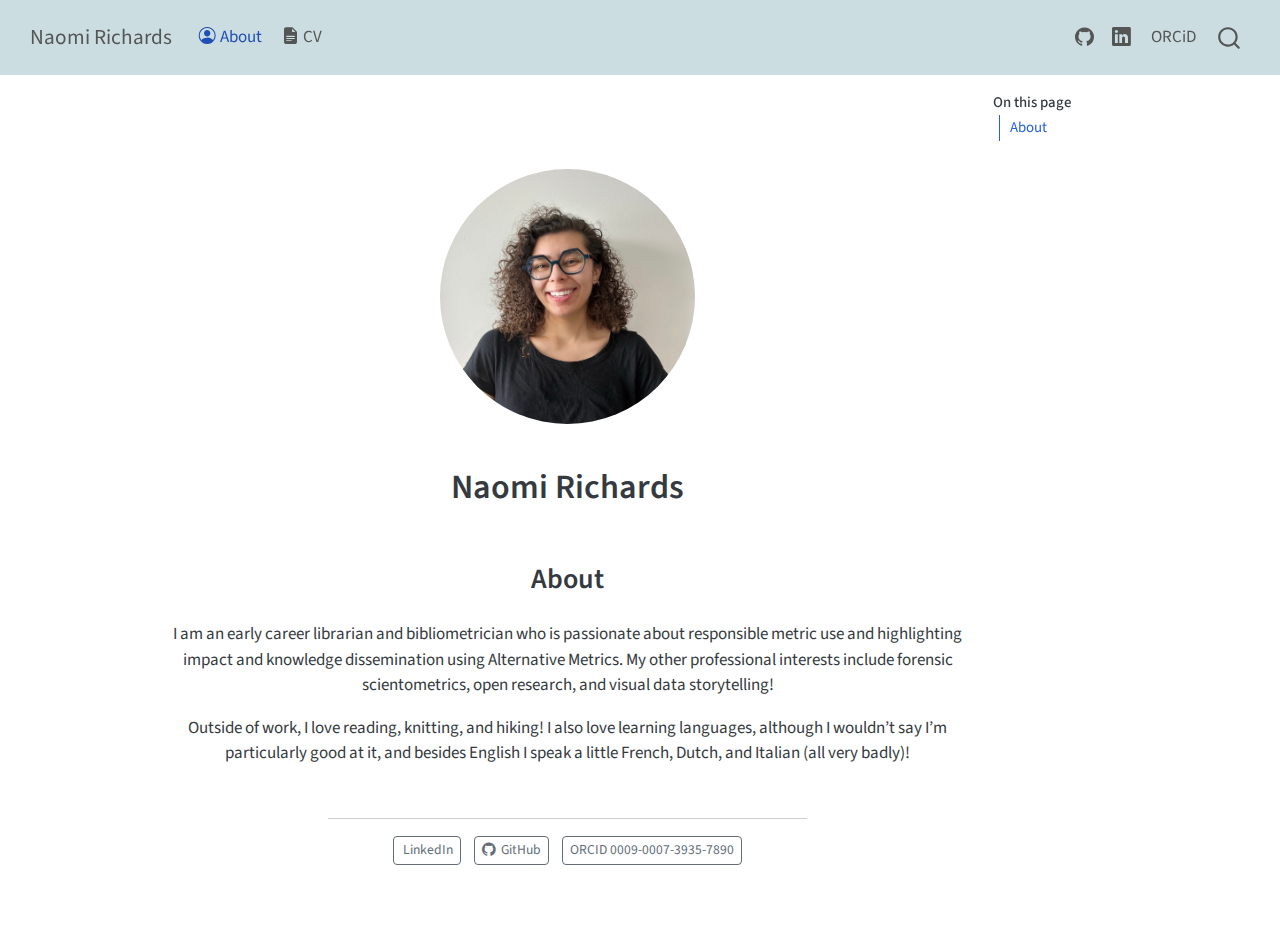
<file: docs/index.html>
<!DOCTYPE html>
<html xmlns="http://www.w3.org/1999/xhtml" lang="en" xml:lang="en"><head>

<meta charset="utf-8">
<meta name="generator" content="quarto-1.7.32">

<meta name="viewport" content="width=device-width, initial-scale=1.0, user-scalable=yes">


<title>Naomi Richards</title>
<style>
code{white-space: pre-wrap;}
span.smallcaps{font-variant: small-caps;}
div.columns{display: flex; gap: min(4vw, 1.5em);}
div.column{flex: auto; overflow-x: auto;}
div.hanging-indent{margin-left: 1.5em; text-indent: -1.5em;}
ul.task-list{list-style: none;}
ul.task-list li input[type="checkbox"] {
  width: 0.8em;
  margin: 0 0.8em 0.2em -1em; /* quarto-specific, see https://github.com/quarto-dev/quarto-cli/issues/4556 */ 
  vertical-align: middle;
}
</style>


<script src="site_libs/quarto-nav/quarto-nav.js"></script>
<script src="site_libs/quarto-nav/headroom.min.js"></script>
<script src="site_libs/clipboard/clipboard.min.js"></script>
<script src="site_libs/quarto-search/autocomplete.umd.js"></script>
<script src="site_libs/quarto-search/fuse.min.js"></script>
<script src="site_libs/quarto-search/quarto-search.js"></script>
<meta name="quarto:offset" content="./">
<script src="site_libs/quarto-html/quarto.js" type="module"></script>
<script src="site_libs/quarto-html/tabsets/tabsets.js" type="module"></script>
<script src="site_libs/quarto-html/popper.min.js"></script>
<script src="site_libs/quarto-html/tippy.umd.min.js"></script>
<link href="site_libs/quarto-html/tippy.css" rel="stylesheet">
<link href="site_libs/quarto-html/quarto-syntax-highlighting-37eea08aefeeee20ff55810ff984fec1.css" rel="stylesheet" id="quarto-text-highlighting-styles">
<script src="site_libs/bootstrap/bootstrap.min.js"></script>
<link href="site_libs/bootstrap/bootstrap-icons.css" rel="stylesheet">
<link href="site_libs/bootstrap/bootstrap-c1fac2584b48ed01fb6e278e36375074.min.css" rel="stylesheet" append-hash="true" id="quarto-bootstrap" data-mode="light">
<script id="quarto-search-options" type="application/json">{
  "location": "navbar",
  "copy-button": false,
  "collapse-after": 3,
  "panel-placement": "end",
  "type": "overlay",
  "limit": 50,
  "keyboard-shortcut": [
    "f",
    "/",
    "s"
  ],
  "show-item-context": false,
  "language": {
    "search-no-results-text": "No results",
    "search-matching-documents-text": "matching documents",
    "search-copy-link-title": "Copy link to search",
    "search-hide-matches-text": "Hide additional matches",
    "search-more-match-text": "more match in this document",
    "search-more-matches-text": "more matches in this document",
    "search-clear-button-title": "Clear",
    "search-text-placeholder": "",
    "search-detached-cancel-button-title": "Cancel",
    "search-submit-button-title": "Submit",
    "search-label": "Search"
  }
}</script>


<link rel="stylesheet" href="styles.css">
</head>

<body class="nav-fixed quarto-light">

<div id="quarto-search-results"></div>
  <header id="quarto-header" class="headroom fixed-top">
    <nav class="navbar navbar-expand-lg " data-bs-theme="dark">
      <div class="navbar-container container-fluid">
      <div class="navbar-brand-container mx-auto">
    <a class="navbar-brand" href="./index.html">
    <span class="navbar-title">Naomi Richards</span>
    </a>
  </div>
            <div id="quarto-search" class="" title="Search"></div>
          <button class="navbar-toggler" type="button" data-bs-toggle="collapse" data-bs-target="#navbarCollapse" aria-controls="navbarCollapse" role="menu" aria-expanded="false" aria-label="Toggle navigation" onclick="if (window.quartoToggleHeadroom) { window.quartoToggleHeadroom(); }">
  <span class="navbar-toggler-icon"></span>
</button>
          <div class="collapse navbar-collapse" id="navbarCollapse">
            <ul class="navbar-nav navbar-nav-scroll me-auto">
  <li class="nav-item">
    <a class="nav-link active" href="./index.html" aria-current="page"> <i class="bi bi-person-circle" role="img">
</i> 
<span class="menu-text">About</span></a>
  </li>  
  <li class="nav-item">
    <a class="nav-link" href="./CV.html"> <i class="bi bi-file-earmark-text-fill" role="img">
</i> 
<span class="menu-text">CV</span></a>
  </li>  
</ul>
            <ul class="navbar-nav navbar-nav-scroll ms-auto">
  <li class="nav-item compact">
    <a class="nav-link" href="https://github.com/naomirichards"> <i class="bi bi-github" role="img" aria-label="GitHub">
</i> 
<span class="menu-text"></span></a>
  </li>  
  <li class="nav-item compact">
    <a class="nav-link" href="https://www.linkedin.com/in/naomi-richards-52270038b/"> <i class="bi bi-linkedin" role="img" aria-label="LinkedIn">
</i> 
<span class="menu-text"></span></a>
  </li>  
  <li class="nav-item">
    <a class="nav-link" href="https://orcid.org/0009-0007-3935-7890"> 
<span class="menu-text">ORCiD</span></a>
  </li>  
</ul>
          </div> <!-- /navcollapse -->
            <div class="quarto-navbar-tools">
</div>
      </div> <!-- /container-fluid -->
    </nav>
</header>
<!-- content -->
<div id="quarto-content" class="quarto-container page-columns page-rows-contents page-layout-article page-navbar">
<!-- sidebar -->
<!-- margin-sidebar -->
    <div id="quarto-margin-sidebar" class="sidebar margin-sidebar">
        <nav id="TOC" role="doc-toc" class="toc-active">
    <h2 id="toc-title">On this page</h2>
  <ul>
  <li><a href="#about" id="toc-about" class="nav-link active" data-scroll-target="#about">About</a></li>
  </ul>
</nav>
    </div>
<!-- main -->
<div class="quarto-about-jolla">
  <img src="images/Naomi_pfp.JPG" alt="headshot of naomi richards" class="about-image
  round " style="height: 15em; width: 15em;">
 <header id="title-block-header" class="quarto-title-block default">
<div class="quarto-title">
<h1 class="title">Naomi Richards</h1>
</div>
<div class="quarto-title-meta">
  </div>
</header><main class="content" id="quarto-document-content">

<section id="about" class="level2">
<h2 data-anchor-id="about">About</h2>
<p>I am an early career librarian and bibliometrician who is passionate about responsible metric use and highlighting impact and knowledge dissemination using Alternative Metrics. My other professional interests include forensic scientometrics, open research, and visual data storytelling!</p>
<p>Outside of work, I love reading, knitting, and hiking! I also love learning languages, although I wouldn’t say I’m particularly good at it, and besides English I speak a little French, Dutch, and Italian (all very badly)!</p>


</section>
</main> 
  <hr class="about-sep">
   <div class="about-links">
  <a href="https://www.linkedin.com/in/naomi-richards-52270038b/" class="about-link" rel="" target="">
    <i class="bi bi-linkedinn"></i>
     <span class="about-link-text">LinkedIn</span>
  </a>
  <a href="https://github.com/naomirichards" class="about-link" rel="" target="">
    <i class="bi bi-github"></i>
     <span class="about-link-text">GitHub</span>
  </a>
  <a href="https://orcid.org/0009-0007-3935-7890" class="about-link" rel="" target="">
     <span class="about-link-text">ORCID 0009-0007-3935-7890</span>
  </a>
</div>
</div>
 <!-- /main -->
<script id="quarto-html-after-body" type="application/javascript">
  window.document.addEventListener("DOMContentLoaded", function (event) {
    const isCodeAnnotation = (el) => {
      for (const clz of el.classList) {
        if (clz.startsWith('code-annotation-')) {                     
          return true;
        }
      }
      return false;
    }
    const onCopySuccess = function(e) {
      // button target
      const button = e.trigger;
      // don't keep focus
      button.blur();
      // flash "checked"
      button.classList.add('code-copy-button-checked');
      var currentTitle = button.getAttribute("title");
      button.setAttribute("title", "Copied!");
      let tooltip;
      if (window.bootstrap) {
        button.setAttribute("data-bs-toggle", "tooltip");
        button.setAttribute("data-bs-placement", "left");
        button.setAttribute("data-bs-title", "Copied!");
        tooltip = new bootstrap.Tooltip(button, 
          { trigger: "manual", 
            customClass: "code-copy-button-tooltip",
            offset: [0, -8]});
        tooltip.show();    
      }
      setTimeout(function() {
        if (tooltip) {
          tooltip.hide();
          button.removeAttribute("data-bs-title");
          button.removeAttribute("data-bs-toggle");
          button.removeAttribute("data-bs-placement");
        }
        button.setAttribute("title", currentTitle);
        button.classList.remove('code-copy-button-checked');
      }, 1000);
      // clear code selection
      e.clearSelection();
    }
    const getTextToCopy = function(trigger) {
        const codeEl = trigger.previousElementSibling.cloneNode(true);
        for (const childEl of codeEl.children) {
          if (isCodeAnnotation(childEl)) {
            childEl.remove();
          }
        }
        return codeEl.innerText;
    }
    const clipboard = new window.ClipboardJS('.code-copy-button:not([data-in-quarto-modal])', {
      text: getTextToCopy
    });
    clipboard.on('success', onCopySuccess);
    if (window.document.getElementById('quarto-embedded-source-code-modal')) {
      const clipboardModal = new window.ClipboardJS('.code-copy-button[data-in-quarto-modal]', {
        text: getTextToCopy,
        container: window.document.getElementById('quarto-embedded-source-code-modal')
      });
      clipboardModal.on('success', onCopySuccess);
    }
      var localhostRegex = new RegExp(/^(?:http|https):\/\/localhost\:?[0-9]*\//);
      var mailtoRegex = new RegExp(/^mailto:/);
        var filterRegex = new RegExp('/' + window.location.host + '/');
      var isInternal = (href) => {
          return filterRegex.test(href) || localhostRegex.test(href) || mailtoRegex.test(href);
      }
      // Inspect non-navigation links and adorn them if external
     var links = window.document.querySelectorAll('a[href]:not(.nav-link):not(.navbar-brand):not(.toc-action):not(.sidebar-link):not(.sidebar-item-toggle):not(.pagination-link):not(.no-external):not([aria-hidden]):not(.dropdown-item):not(.quarto-navigation-tool):not(.about-link)');
      for (var i=0; i<links.length; i++) {
        const link = links[i];
        if (!isInternal(link.href)) {
          // undo the damage that might have been done by quarto-nav.js in the case of
          // links that we want to consider external
          if (link.dataset.originalHref !== undefined) {
            link.href = link.dataset.originalHref;
          }
        }
      }
    function tippyHover(el, contentFn, onTriggerFn, onUntriggerFn) {
      const config = {
        allowHTML: true,
        maxWidth: 500,
        delay: 100,
        arrow: false,
        appendTo: function(el) {
            return el.parentElement;
        },
        interactive: true,
        interactiveBorder: 10,
        theme: 'quarto',
        placement: 'bottom-start',
      };
      if (contentFn) {
        config.content = contentFn;
      }
      if (onTriggerFn) {
        config.onTrigger = onTriggerFn;
      }
      if (onUntriggerFn) {
        config.onUntrigger = onUntriggerFn;
      }
      window.tippy(el, config); 
    }
    const noterefs = window.document.querySelectorAll('a[role="doc-noteref"]');
    for (var i=0; i<noterefs.length; i++) {
      const ref = noterefs[i];
      tippyHover(ref, function() {
        // use id or data attribute instead here
        let href = ref.getAttribute('data-footnote-href') || ref.getAttribute('href');
        try { href = new URL(href).hash; } catch {}
        const id = href.replace(/^#\/?/, "");
        const note = window.document.getElementById(id);
        if (note) {
          return note.innerHTML;
        } else {
          return "";
        }
      });
    }
    const xrefs = window.document.querySelectorAll('a.quarto-xref');
    const processXRef = (id, note) => {
      // Strip column container classes
      const stripColumnClz = (el) => {
        el.classList.remove("page-full", "page-columns");
        if (el.children) {
          for (const child of el.children) {
            stripColumnClz(child);
          }
        }
      }
      stripColumnClz(note)
      if (id === null || id.startsWith('sec-')) {
        // Special case sections, only their first couple elements
        const container = document.createElement("div");
        if (note.children && note.children.length > 2) {
          container.appendChild(note.children[0].cloneNode(true));
          for (let i = 1; i < note.children.length; i++) {
            const child = note.children[i];
            if (child.tagName === "P" && child.innerText === "") {
              continue;
            } else {
              container.appendChild(child.cloneNode(true));
              break;
            }
          }
          if (window.Quarto?.typesetMath) {
            window.Quarto.typesetMath(container);
          }
          return container.innerHTML
        } else {
          if (window.Quarto?.typesetMath) {
            window.Quarto.typesetMath(note);
          }
          return note.innerHTML;
        }
      } else {
        // Remove any anchor links if they are present
        const anchorLink = note.querySelector('a.anchorjs-link');
        if (anchorLink) {
          anchorLink.remove();
        }
        if (window.Quarto?.typesetMath) {
          window.Quarto.typesetMath(note);
        }
        if (note.classList.contains("callout")) {
          return note.outerHTML;
        } else {
          return note.innerHTML;
        }
      }
    }
    for (var i=0; i<xrefs.length; i++) {
      const xref = xrefs[i];
      tippyHover(xref, undefined, function(instance) {
        instance.disable();
        let url = xref.getAttribute('href');
        let hash = undefined; 
        if (url.startsWith('#')) {
          hash = url;
        } else {
          try { hash = new URL(url).hash; } catch {}
        }
        if (hash) {
          const id = hash.replace(/^#\/?/, "");
          const note = window.document.getElementById(id);
          if (note !== null) {
            try {
              const html = processXRef(id, note.cloneNode(true));
              instance.setContent(html);
            } finally {
              instance.enable();
              instance.show();
            }
          } else {
            // See if we can fetch this
            fetch(url.split('#')[0])
            .then(res => res.text())
            .then(html => {
              const parser = new DOMParser();
              const htmlDoc = parser.parseFromString(html, "text/html");
              const note = htmlDoc.getElementById(id);
              if (note !== null) {
                const html = processXRef(id, note);
                instance.setContent(html);
              } 
            }).finally(() => {
              instance.enable();
              instance.show();
            });
          }
        } else {
          // See if we can fetch a full url (with no hash to target)
          // This is a special case and we should probably do some content thinning / targeting
          fetch(url)
          .then(res => res.text())
          .then(html => {
            const parser = new DOMParser();
            const htmlDoc = parser.parseFromString(html, "text/html");
            const note = htmlDoc.querySelector('main.content');
            if (note !== null) {
              // This should only happen for chapter cross references
              // (since there is no id in the URL)
              // remove the first header
              if (note.children.length > 0 && note.children[0].tagName === "HEADER") {
                note.children[0].remove();
              }
              const html = processXRef(null, note);
              instance.setContent(html);
            } 
          }).finally(() => {
            instance.enable();
            instance.show();
          });
        }
      }, function(instance) {
      });
    }
        let selectedAnnoteEl;
        const selectorForAnnotation = ( cell, annotation) => {
          let cellAttr = 'data-code-cell="' + cell + '"';
          let lineAttr = 'data-code-annotation="' +  annotation + '"';
          const selector = 'span[' + cellAttr + '][' + lineAttr + ']';
          return selector;
        }
        const selectCodeLines = (annoteEl) => {
          const doc = window.document;
          const targetCell = annoteEl.getAttribute("data-target-cell");
          const targetAnnotation = annoteEl.getAttribute("data-target-annotation");
          const annoteSpan = window.document.querySelector(selectorForAnnotation(targetCell, targetAnnotation));
          const lines = annoteSpan.getAttribute("data-code-lines").split(",");
          const lineIds = lines.map((line) => {
            return targetCell + "-" + line;
          })
          let top = null;
          let height = null;
          let parent = null;
          if (lineIds.length > 0) {
              //compute the position of the single el (top and bottom and make a div)
              const el = window.document.getElementById(lineIds[0]);
              top = el.offsetTop;
              height = el.offsetHeight;
              parent = el.parentElement.parentElement;
            if (lineIds.length > 1) {
              const lastEl = window.document.getElementById(lineIds[lineIds.length - 1]);
              const bottom = lastEl.offsetTop + lastEl.offsetHeight;
              height = bottom - top;
            }
            if (top !== null && height !== null && parent !== null) {
              // cook up a div (if necessary) and position it 
              let div = window.document.getElementById("code-annotation-line-highlight");
              if (div === null) {
                div = window.document.createElement("div");
                div.setAttribute("id", "code-annotation-line-highlight");
                div.style.position = 'absolute';
                parent.appendChild(div);
              }
              div.style.top = top - 2 + "px";
              div.style.height = height + 4 + "px";
              div.style.left = 0;
              let gutterDiv = window.document.getElementById("code-annotation-line-highlight-gutter");
              if (gutterDiv === null) {
                gutterDiv = window.document.createElement("div");
                gutterDiv.setAttribute("id", "code-annotation-line-highlight-gutter");
                gutterDiv.style.position = 'absolute';
                const codeCell = window.document.getElementById(targetCell);
                const gutter = codeCell.querySelector('.code-annotation-gutter');
                gutter.appendChild(gutterDiv);
              }
              gutterDiv.style.top = top - 2 + "px";
              gutterDiv.style.height = height + 4 + "px";
            }
            selectedAnnoteEl = annoteEl;
          }
        };
        const unselectCodeLines = () => {
          const elementsIds = ["code-annotation-line-highlight", "code-annotation-line-highlight-gutter"];
          elementsIds.forEach((elId) => {
            const div = window.document.getElementById(elId);
            if (div) {
              div.remove();
            }
          });
          selectedAnnoteEl = undefined;
        };
          // Handle positioning of the toggle
      window.addEventListener(
        "resize",
        throttle(() => {
          elRect = undefined;
          if (selectedAnnoteEl) {
            selectCodeLines(selectedAnnoteEl);
          }
        }, 10)
      );
      function throttle(fn, ms) {
      let throttle = false;
      let timer;
        return (...args) => {
          if(!throttle) { // first call gets through
              fn.apply(this, args);
              throttle = true;
          } else { // all the others get throttled
              if(timer) clearTimeout(timer); // cancel #2
              timer = setTimeout(() => {
                fn.apply(this, args);
                timer = throttle = false;
              }, ms);
          }
        };
      }
        // Attach click handler to the DT
        const annoteDls = window.document.querySelectorAll('dt[data-target-cell]');
        for (const annoteDlNode of annoteDls) {
          annoteDlNode.addEventListener('click', (event) => {
            const clickedEl = event.target;
            if (clickedEl !== selectedAnnoteEl) {
              unselectCodeLines();
              const activeEl = window.document.querySelector('dt[data-target-cell].code-annotation-active');
              if (activeEl) {
                activeEl.classList.remove('code-annotation-active');
              }
              selectCodeLines(clickedEl);
              clickedEl.classList.add('code-annotation-active');
            } else {
              // Unselect the line
              unselectCodeLines();
              clickedEl.classList.remove('code-annotation-active');
            }
          });
        }
    const findCites = (el) => {
      const parentEl = el.parentElement;
      if (parentEl) {
        const cites = parentEl.dataset.cites;
        if (cites) {
          return {
            el,
            cites: cites.split(' ')
          };
        } else {
          return findCites(el.parentElement)
        }
      } else {
        return undefined;
      }
    };
    var bibliorefs = window.document.querySelectorAll('a[role="doc-biblioref"]');
    for (var i=0; i<bibliorefs.length; i++) {
      const ref = bibliorefs[i];
      const citeInfo = findCites(ref);
      if (citeInfo) {
        tippyHover(citeInfo.el, function() {
          var popup = window.document.createElement('div');
          citeInfo.cites.forEach(function(cite) {
            var citeDiv = window.document.createElement('div');
            citeDiv.classList.add('hanging-indent');
            citeDiv.classList.add('csl-entry');
            var biblioDiv = window.document.getElementById('ref-' + cite);
            if (biblioDiv) {
              citeDiv.innerHTML = biblioDiv.innerHTML;
            }
            popup.appendChild(citeDiv);
          });
          return popup.innerHTML;
        });
      }
    }
  });
  </script>
</div> <!-- /content -->




</body></html>
</file>
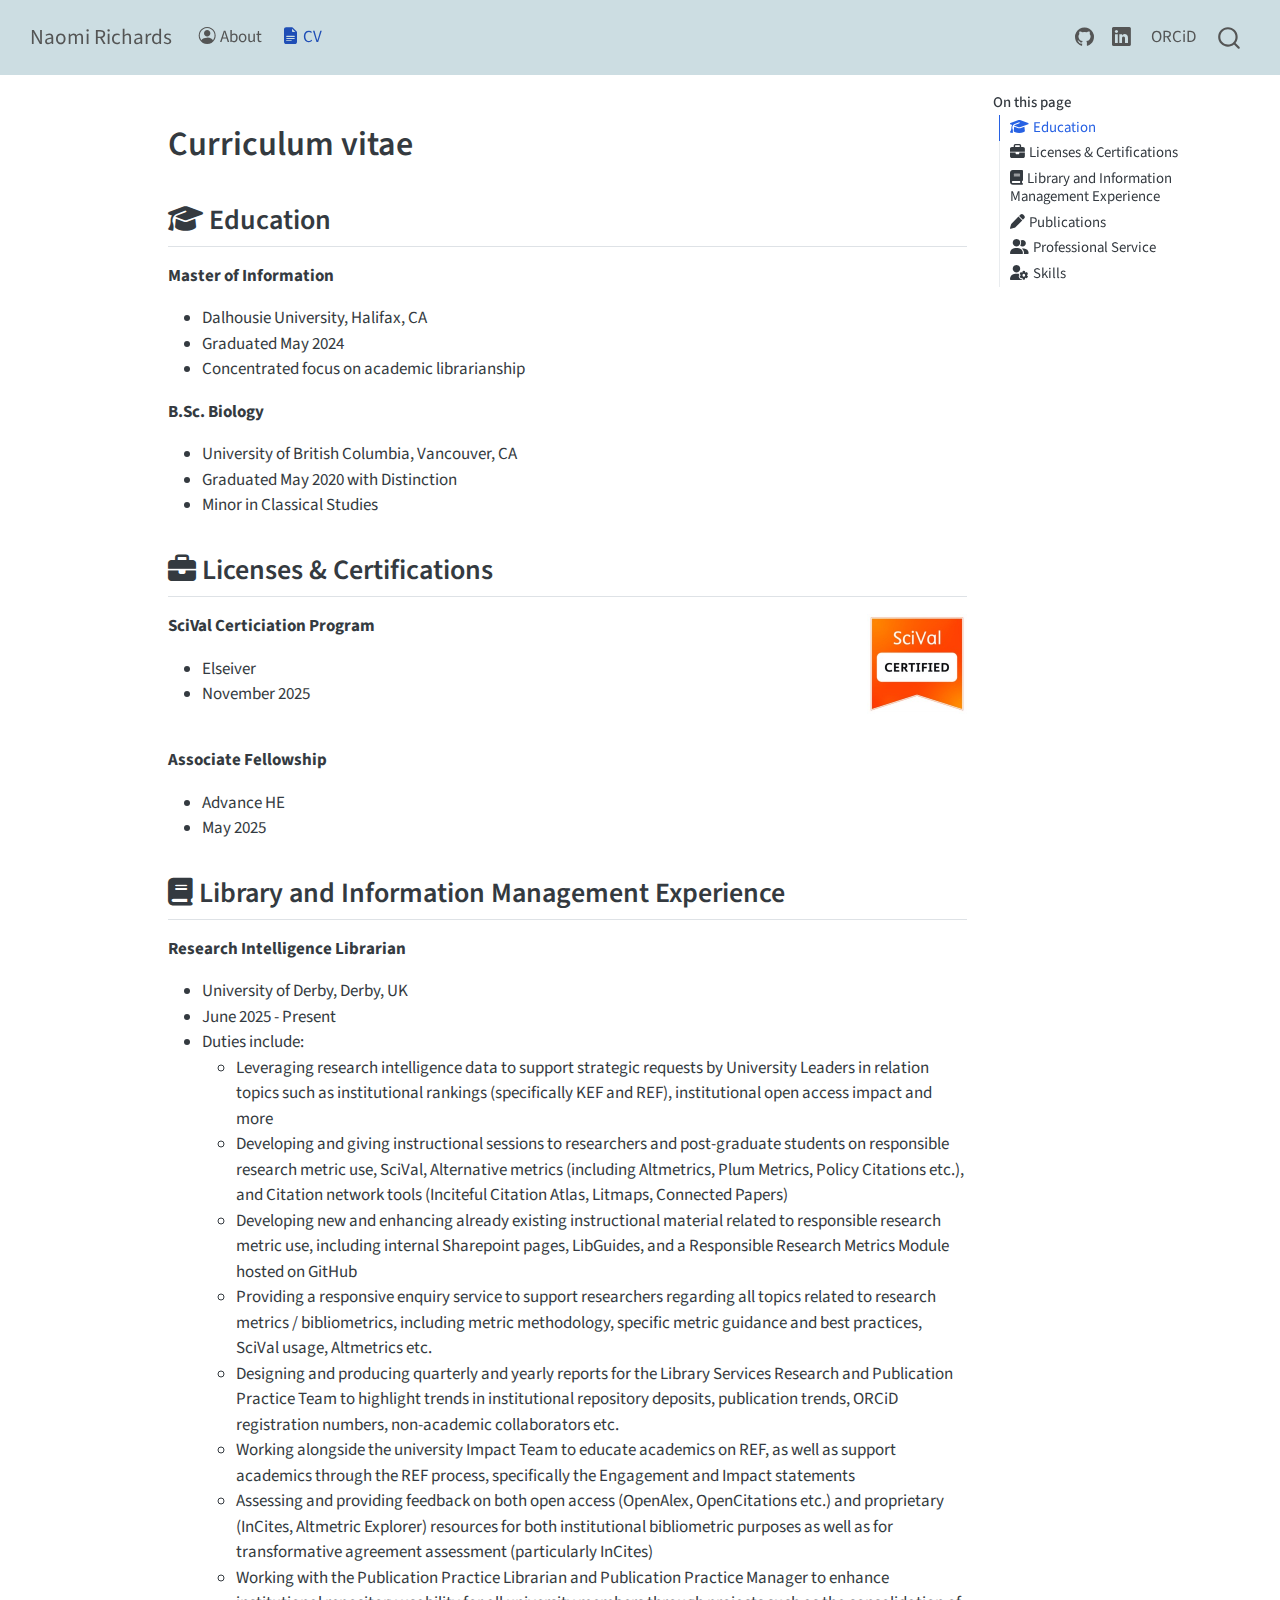
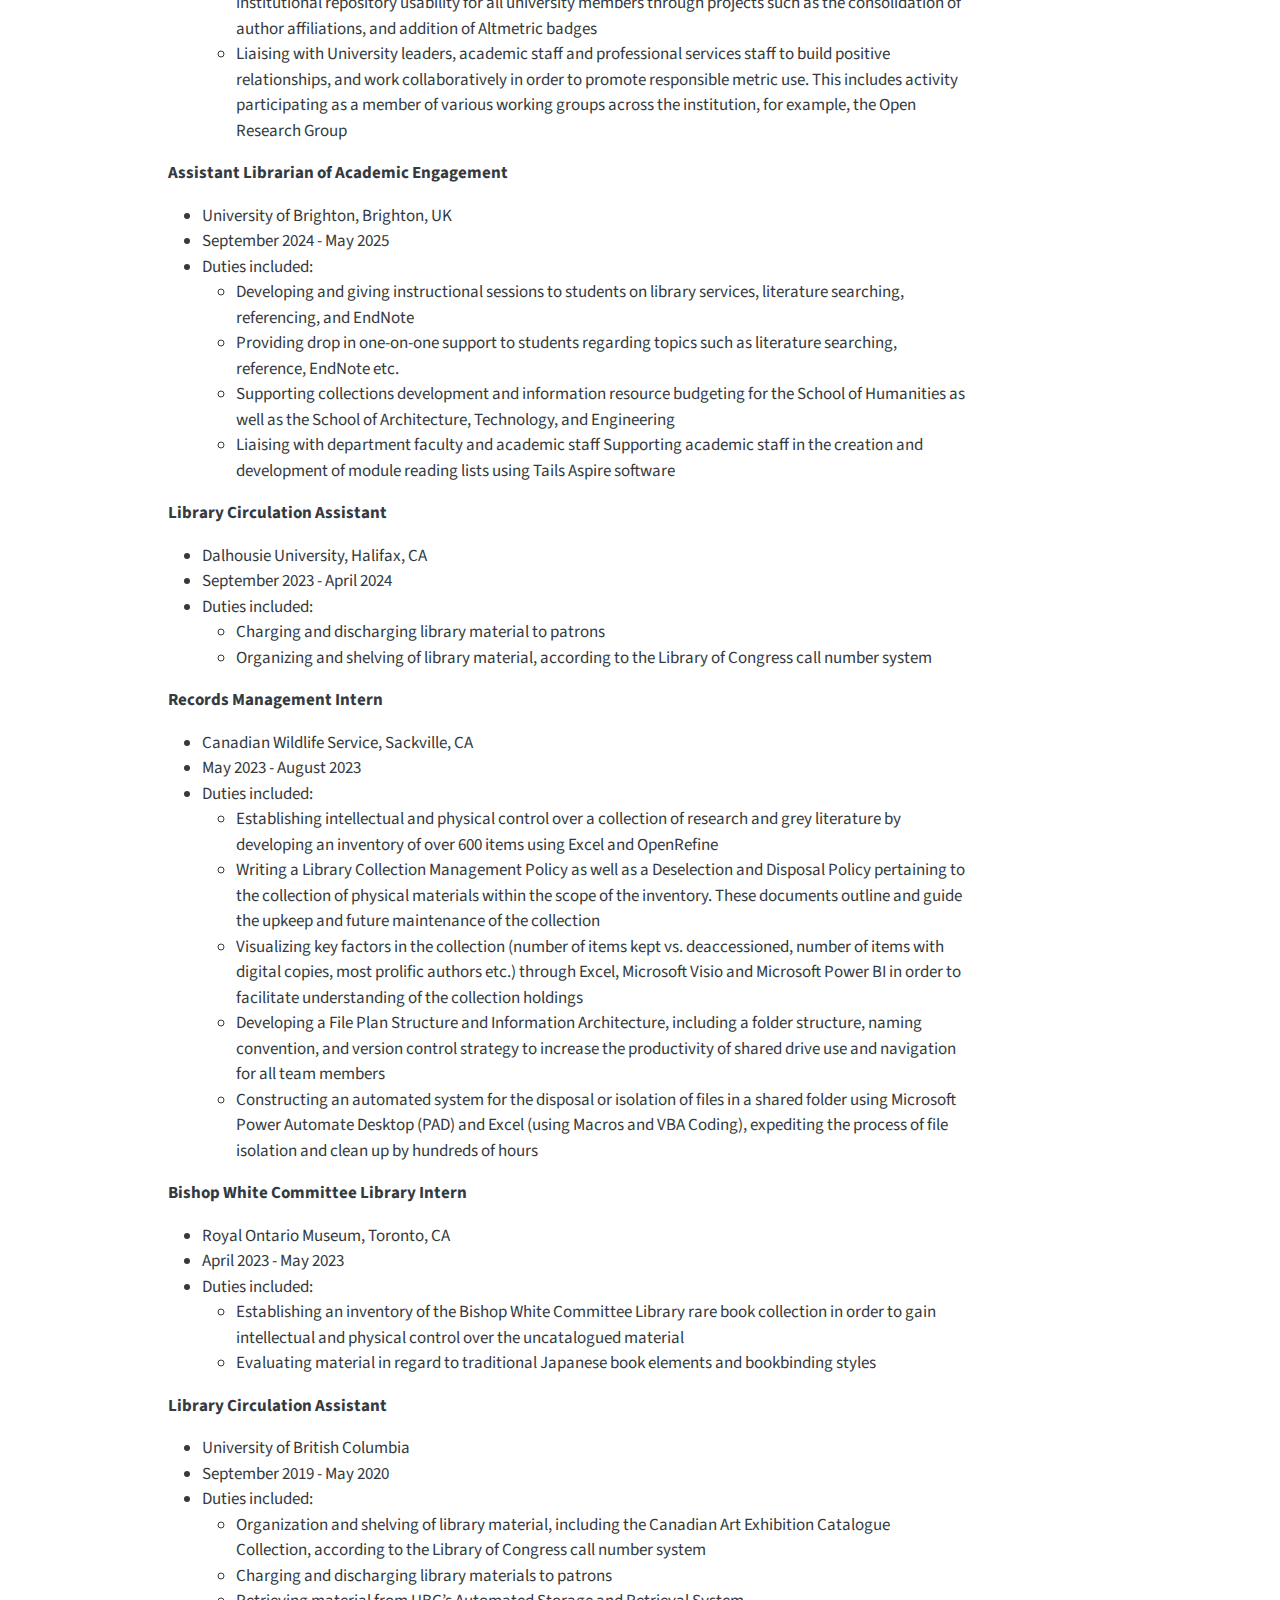
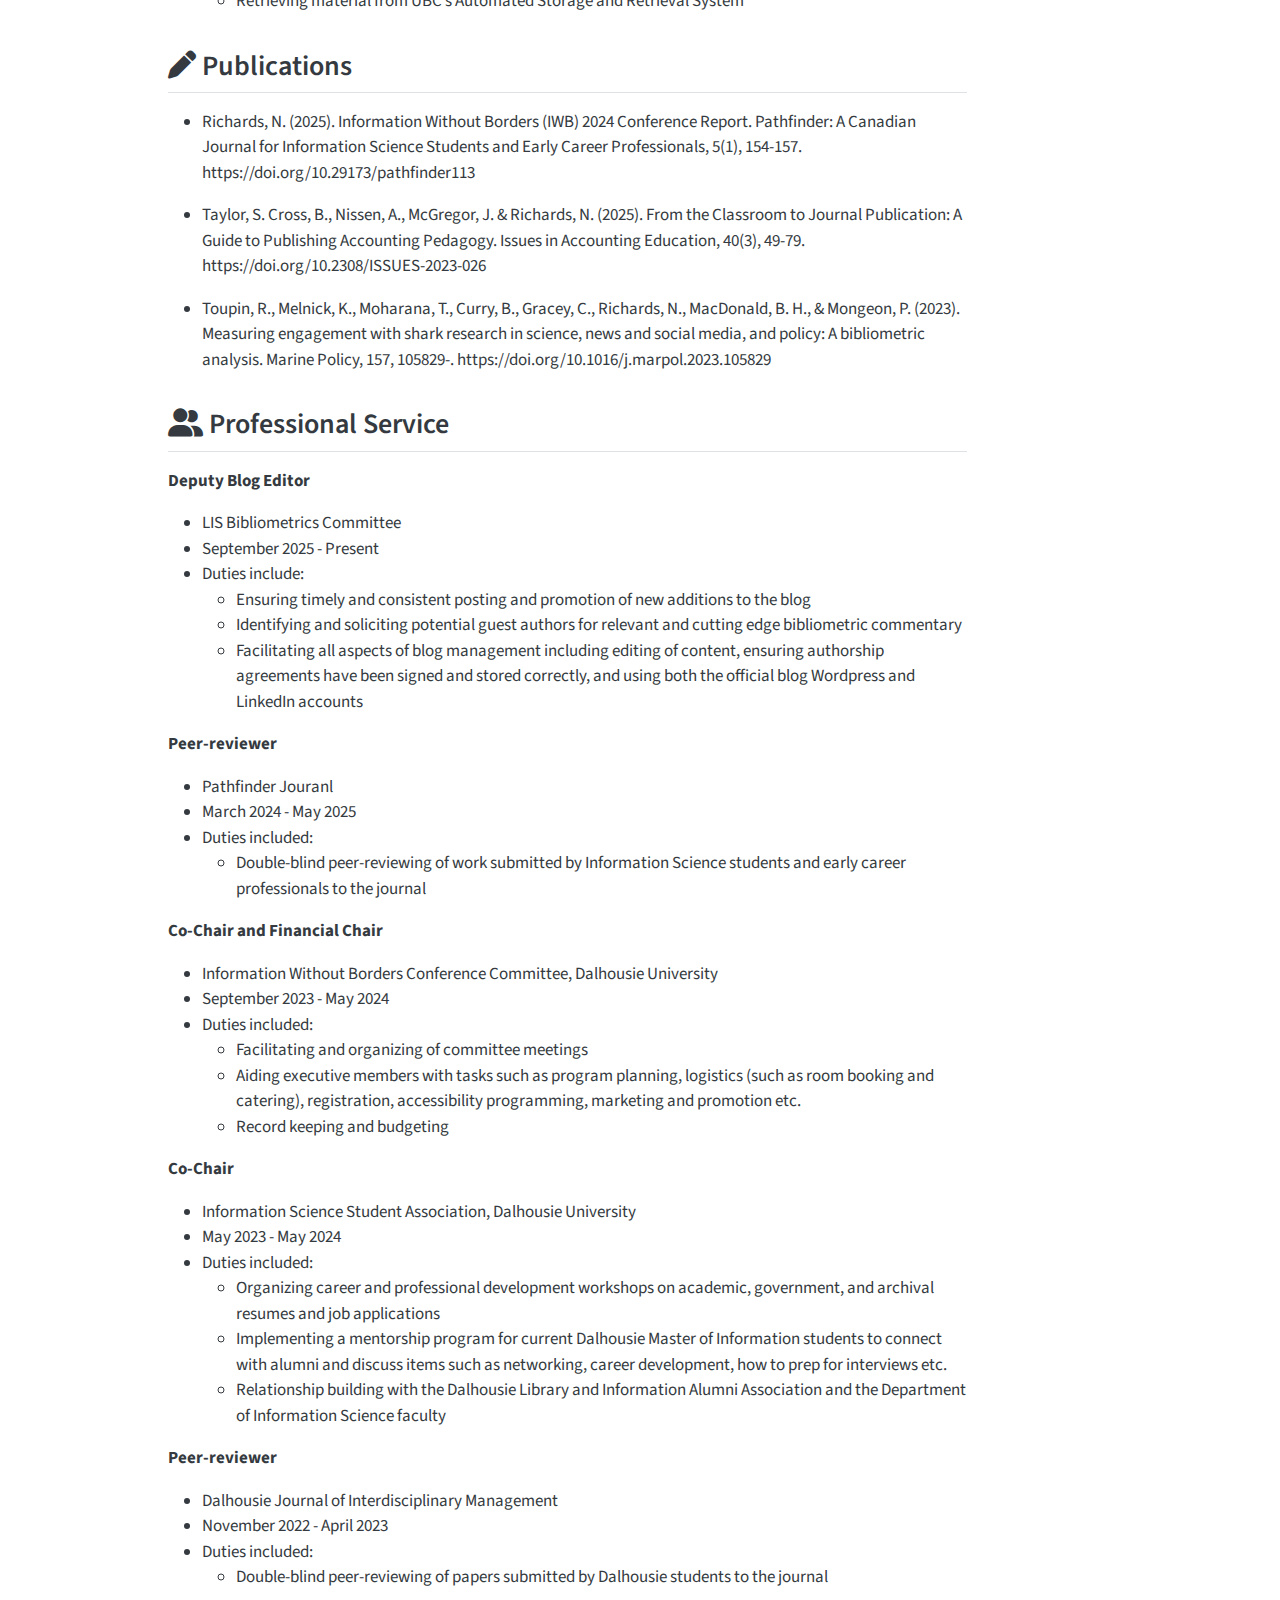
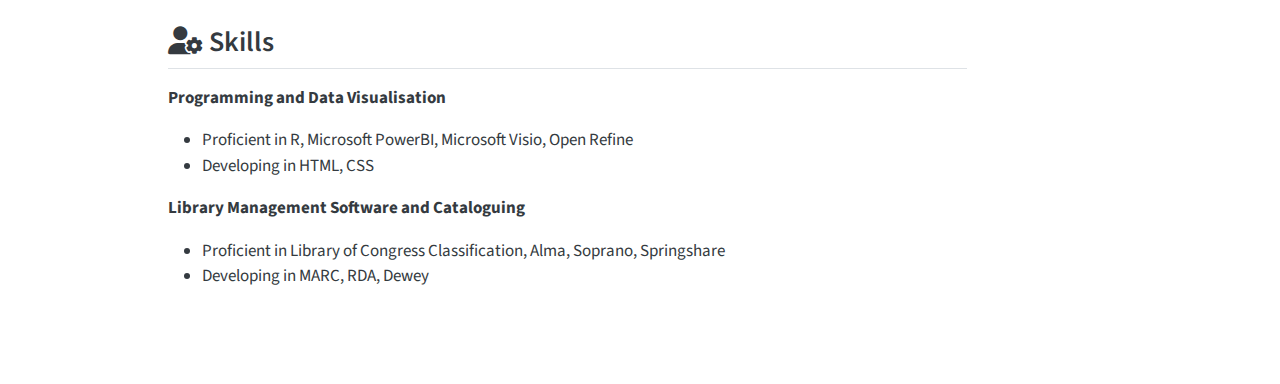
<file: docs/CV.html>
<!DOCTYPE html>
<html xmlns="http://www.w3.org/1999/xhtml" lang="en" xml:lang="en"><head>

<meta charset="utf-8">
<meta name="generator" content="quarto-1.7.32">

<meta name="viewport" content="width=device-width, initial-scale=1.0, user-scalable=yes">


<title>Curriculum vitae – Naomi Richards</title>
<style>
code{white-space: pre-wrap;}
span.smallcaps{font-variant: small-caps;}
div.columns{display: flex; gap: min(4vw, 1.5em);}
div.column{flex: auto; overflow-x: auto;}
div.hanging-indent{margin-left: 1.5em; text-indent: -1.5em;}
ul.task-list{list-style: none;}
ul.task-list li input[type="checkbox"] {
  width: 0.8em;
  margin: 0 0.8em 0.2em -1em; /* quarto-specific, see https://github.com/quarto-dev/quarto-cli/issues/4556 */ 
  vertical-align: middle;
}
</style>


<script src="site_libs/quarto-nav/quarto-nav.js"></script>
<script src="site_libs/quarto-nav/headroom.min.js"></script>
<script src="site_libs/clipboard/clipboard.min.js"></script>
<script src="site_libs/quarto-search/autocomplete.umd.js"></script>
<script src="site_libs/quarto-search/fuse.min.js"></script>
<script src="site_libs/quarto-search/quarto-search.js"></script>
<meta name="quarto:offset" content="./">
<script src="site_libs/quarto-html/quarto.js" type="module"></script>
<script src="site_libs/quarto-html/tabsets/tabsets.js" type="module"></script>
<script src="site_libs/quarto-html/popper.min.js"></script>
<script src="site_libs/quarto-html/tippy.umd.min.js"></script>
<script src="site_libs/quarto-html/anchor.min.js"></script>
<link href="site_libs/quarto-html/tippy.css" rel="stylesheet">
<link href="site_libs/quarto-html/quarto-syntax-highlighting-37eea08aefeeee20ff55810ff984fec1.css" rel="stylesheet" id="quarto-text-highlighting-styles">
<script src="site_libs/bootstrap/bootstrap.min.js"></script>
<link href="site_libs/bootstrap/bootstrap-icons.css" rel="stylesheet">
<link href="site_libs/bootstrap/bootstrap-c1fac2584b48ed01fb6e278e36375074.min.css" rel="stylesheet" append-hash="true" id="quarto-bootstrap" data-mode="light">
<link href="site_libs/quarto-contrib/fontawesome6-6.7.2/all.min.css" rel="stylesheet">
<link href="site_libs/quarto-contrib/fontawesome6-6.7.2/latex-fontsize.css" rel="stylesheet">
<script id="quarto-search-options" type="application/json">{
  "location": "navbar",
  "copy-button": false,
  "collapse-after": 3,
  "panel-placement": "end",
  "type": "overlay",
  "limit": 50,
  "keyboard-shortcut": [
    "f",
    "/",
    "s"
  ],
  "show-item-context": false,
  "language": {
    "search-no-results-text": "No results",
    "search-matching-documents-text": "matching documents",
    "search-copy-link-title": "Copy link to search",
    "search-hide-matches-text": "Hide additional matches",
    "search-more-match-text": "more match in this document",
    "search-more-matches-text": "more matches in this document",
    "search-clear-button-title": "Clear",
    "search-text-placeholder": "",
    "search-detached-cancel-button-title": "Cancel",
    "search-submit-button-title": "Submit",
    "search-label": "Search"
  }
}</script>


<link rel="stylesheet" href="styles.css">
</head>

<body class="nav-fixed quarto-light">

<div id="quarto-search-results"></div>
  <header id="quarto-header" class="headroom fixed-top">
    <nav class="navbar navbar-expand-lg " data-bs-theme="dark">
      <div class="navbar-container container-fluid">
      <div class="navbar-brand-container mx-auto">
    <a class="navbar-brand" href="./index.html">
    <span class="navbar-title">Naomi Richards</span>
    </a>
  </div>
            <div id="quarto-search" class="" title="Search"></div>
          <button class="navbar-toggler" type="button" data-bs-toggle="collapse" data-bs-target="#navbarCollapse" aria-controls="navbarCollapse" role="menu" aria-expanded="false" aria-label="Toggle navigation" onclick="if (window.quartoToggleHeadroom) { window.quartoToggleHeadroom(); }">
  <span class="navbar-toggler-icon"></span>
</button>
          <div class="collapse navbar-collapse" id="navbarCollapse">
            <ul class="navbar-nav navbar-nav-scroll me-auto">
  <li class="nav-item">
    <a class="nav-link" href="./index.html"> <i class="bi bi-person-circle" role="img">
</i> 
<span class="menu-text">About</span></a>
  </li>  
  <li class="nav-item">
    <a class="nav-link active" href="./CV.html" aria-current="page"> <i class="bi bi-file-earmark-text-fill" role="img">
</i> 
<span class="menu-text">CV</span></a>
  </li>  
</ul>
            <ul class="navbar-nav navbar-nav-scroll ms-auto">
  <li class="nav-item compact">
    <a class="nav-link" href="https://github.com/naomirichards"> <i class="bi bi-github" role="img" aria-label="GitHub">
</i> 
<span class="menu-text"></span></a>
  </li>  
  <li class="nav-item compact">
    <a class="nav-link" href="https://www.linkedin.com/in/naomi-richards-52270038b/"> <i class="bi bi-linkedin" role="img" aria-label="LinkedIn">
</i> 
<span class="menu-text"></span></a>
  </li>  
  <li class="nav-item">
    <a class="nav-link" href="https://orcid.org/0009-0007-3935-7890"> 
<span class="menu-text">ORCiD</span></a>
  </li>  
</ul>
          </div> <!-- /navcollapse -->
            <div class="quarto-navbar-tools">
</div>
      </div> <!-- /container-fluid -->
    </nav>
</header>
<!-- content -->
<div id="quarto-content" class="quarto-container page-columns page-rows-contents page-layout-article page-navbar">
<!-- sidebar -->
<!-- margin-sidebar -->
    <div id="quarto-margin-sidebar" class="sidebar margin-sidebar">
        <nav id="TOC" role="doc-toc" class="toc-active">
    <h2 id="toc-title">On this page</h2>
   
  <ul>
  <li><a href="#education" id="toc-education" class="nav-link active" data-scroll-target="#education"><i class="fa-solid fa-graduation-cap" aria-label="graduation-cap"></i> Education</a></li>
  <li><a href="#licenses-certifications" id="toc-licenses-certifications" class="nav-link" data-scroll-target="#licenses-certifications"><i class="fa-solid fa-briefcase" aria-label="briefcase"></i> Licenses &amp; Certifications</a></li>
  <li><a href="#library-and-information-management-experience" id="toc-library-and-information-management-experience" class="nav-link" data-scroll-target="#library-and-information-management-experience"><i class="fa-solid fa-book" aria-label="book"></i> Library and Information Management Experience</a></li>
  <li><a href="#publications" id="toc-publications" class="nav-link" data-scroll-target="#publications"><i class="fa-solid fa-pen" aria-label="pen"></i> Publications</a></li>
  <li><a href="#professional-service" id="toc-professional-service" class="nav-link" data-scroll-target="#professional-service"><i class="fa-solid fa-user-group" aria-label="user-group"></i> Professional Service</a></li>
  <li><a href="#skills" id="toc-skills" class="nav-link" data-scroll-target="#skills"><i class="fa-solid fa-user-gear" aria-label="user-gear"></i> Skills</a></li>
  </ul>
</nav>
    </div>
<!-- main -->
<main class="content" id="quarto-document-content">

<header id="title-block-header" class="quarto-title-block default">
<div class="quarto-title">
<h1 class="title">Curriculum vitae</h1>
</div>



<div class="quarto-title-meta">

    
  
    
  </div>
  


</header>


<section id="education" class="level2">
<h2 class="anchored" data-anchor-id="education"><i class="fa-solid fa-graduation-cap" aria-label="graduation-cap"></i> Education</h2>
<p><strong>Master of Information</strong></p>
<ul>
<li>Dalhousie University, Halifax, CA</li>
<li>Graduated May 2024</li>
<li>Concentrated focus on academic librarianship</li>
</ul>
<p><strong>B.Sc. Biology</strong></p>
<ul>
<li>University of British Columbia, Vancouver, CA</li>
<li>Graduated May 2020 with Distinction</li>
<li>Minor in Classical Studies</li>
</ul>
</section>
<section id="licenses-certifications" class="level2">
<h2 class="anchored" data-anchor-id="licenses-certifications"><i class="fa-solid fa-briefcase" aria-label="briefcase"></i> Licenses &amp; Certifications</h2>
<div class="grid">
<div class="g-col-6">
<p><strong>SciVal Certiciation Program</strong></p>
<ul>
<li>Elseiver</li>
<li>November 2025</li>
</ul>
</div>
<div class="g-col-6">
<div class="quarto-figure quarto-figure-right">
<figure class="figure">
<p><img src="images/SciVal_Badge.jpeg" class="quarto-figure quarto-figure-right figure-img" alt="SciVal Certification" width="100" height="100"></p>
</figure>
</div>
</div>
</div>
<p><strong>Associate Fellowship</strong></p>
<ul>
<li>Advance HE</li>
<li>May 2025</li>
</ul>
</section>
<section id="library-and-information-management-experience" class="level2">
<h2 class="anchored" data-anchor-id="library-and-information-management-experience"><i class="fa-solid fa-book" aria-label="book"></i> Library and Information Management Experience</h2>
<p><strong>Research Intelligence Librarian</strong></p>
<ul>
<li>University of Derby, Derby, UK</li>
<li>June 2025 - Present</li>
<li>Duties include:
<ul>
<li>Leveraging research intelligence data to support strategic requests by University Leaders in relation topics such as institutional rankings (specifically KEF and REF), institutional open access impact and more</li>
<li>Developing and giving instructional sessions to researchers and post-graduate students on responsible research metric use, SciVal, Alternative metrics (including Altmetrics, Plum Metrics, Policy Citations etc.), and Citation network tools (Inciteful Citation Atlas, Litmaps, Connected Papers)</li>
<li>Developing new and enhancing already existing instructional material related to responsible research metric use, including internal Sharepoint pages, LibGuides, and a Responsible Research Metrics Module hosted on GitHub</li>
<li>Providing a responsive enquiry service to support researchers regarding all topics related to research metrics / bibliometrics, including metric methodology, specific metric guidance and best practices, SciVal usage, Altmetrics etc.</li>
<li>Designing and producing quarterly and yearly reports for the Library Services Research and Publication Practice Team to highlight trends in institutional repository deposits, publication trends, ORCiD registration numbers, non-academic collaborators etc.</li>
<li>Working alongside the university Impact Team to educate academics on REF, as well as support academics through the REF process, specifically the Engagement and Impact statements</li>
<li>Assessing and providing feedback on both open access (OpenAlex, OpenCitations etc.) and proprietary (InCites, Altmetric Explorer) resources for both institutional bibliometric purposes as well as for transformative agreement assessment (particularly InCites)</li>
<li>Working with the Publication Practice Librarian and Publication Practice Manager to enhance institutional repository usability for all university members through projects such as the consolidation of author affiliations, and addition of Altmetric badges</li>
<li>Liaising with University leaders, academic staff and professional services staff to build positive relationships, and work collaboratively in order to promote responsible metric use. This includes activity participating as a member of various working groups across the institution, for example, the Open Research Group</li>
</ul></li>
</ul>
<p><strong>Assistant Librarian of Academic Engagement</strong></p>
<ul>
<li>University of Brighton, Brighton, UK</li>
<li>September 2024 - May 2025</li>
<li>Duties included:
<ul>
<li>Developing and giving instructional sessions to students on library services, literature searching, referencing, and EndNote</li>
<li>Providing drop in one-on-one support to students regarding topics such as literature searching, reference, EndNote etc.</li>
<li>Supporting collections development and information resource budgeting for the School of Humanities as well as the School of Architecture, Technology, and Engineering</li>
<li>Liaising with department faculty and academic staff Supporting academic staff in the creation and development of module reading lists using Tails Aspire software</li>
</ul></li>
</ul>
<p><strong>Library Circulation Assistant</strong></p>
<ul>
<li>Dalhousie University, Halifax, CA</li>
<li>September 2023 - April 2024</li>
<li>Duties included:
<ul>
<li>Charging and discharging library material to patrons</li>
<li>Organizing and shelving of library material, according to the Library of Congress call number system</li>
</ul></li>
</ul>
<p><strong>Records Management Intern</strong></p>
<ul>
<li>Canadian Wildlife Service, Sackville, CA</li>
<li>May 2023 - August 2023</li>
<li>Duties included:
<ul>
<li>Establishing intellectual and physical control over a collection of research and grey literature by developing an inventory of over 600 items using Excel and OpenRefine</li>
<li>Writing a Library Collection Management Policy as well as a Deselection and Disposal Policy pertaining to the collection of physical materials within the scope of the inventory. These documents outline and guide the upkeep and future maintenance of the collection</li>
<li>Visualizing key factors in the collection (number of items kept vs.&nbsp;deaccessioned, number of items with digital copies, most prolific authors etc.) through Excel, Microsoft Visio and Microsoft Power BI in order to facilitate understanding of the collection holdings</li>
<li>Developing a File Plan Structure and Information Architecture, including a folder structure, naming convention, and version control strategy to increase the productivity of shared drive use and navigation for all team members</li>
<li>Constructing an automated system for the disposal or isolation of files in a shared folder using Microsoft Power Automate Desktop (PAD) and Excel (using Macros and VBA Coding), expediting the process of file isolation and clean up by hundreds of hours</li>
</ul></li>
</ul>
<p><strong>Bishop White Committee Library Intern</strong></p>
<ul>
<li>Royal Ontario Museum, Toronto, CA</li>
<li>April 2023 - May 2023</li>
<li>Duties included:
<ul>
<li>Establishing an inventory of the Bishop White Committee Library rare book collection in order to gain intellectual and physical control over the uncatalogued material</li>
<li>Evaluating material in regard to traditional Japanese book elements and bookbinding styles</li>
</ul></li>
</ul>
<p><strong>Library Circulation Assistant</strong></p>
<ul>
<li>University of British Columbia</li>
<li>September 2019 - May 2020</li>
<li>Duties included:
<ul>
<li>Organization and shelving of library material, including the Canadian Art Exhibition Catalogue Collection, according to the Library of Congress call number system</li>
<li>Charging and discharging library materials to patrons</li>
<li>Retrieving material from UBC’s Automated Storage and Retrieval System</li>
</ul></li>
</ul>
</section>
<section id="publications" class="level2">
<h2 class="anchored" data-anchor-id="publications"><i class="fa-solid fa-pen" aria-label="pen"></i> Publications</h2>
<ul>
<li><p>Richards, N. (2025). Information Without Borders (IWB) 2024 Conference Report. Pathfinder: A Canadian Journal for Information Science Students and Early Career Professionals, 5(1), 154-157. https://doi.org/10.29173/pathfinder113</p></li>
<li><p>Taylor, S. Cross, B., Nissen, A., McGregor, J. &amp; Richards, N. (2025). From the Classroom to Journal Publication: A Guide to Publishing Accounting Pedagogy. Issues in Accounting Education, 40(3), 49-79. https://doi.org/10.2308/ISSUES-2023-026</p></li>
<li><p>Toupin, R., Melnick, K., Moharana, T., Curry, B., Gracey, C., Richards, N., MacDonald, B. H., &amp; Mongeon, P. (2023). Measuring engagement with shark research in science, news and social media, and policy: A bibliometric analysis. Marine Policy, 157, 105829-. https://doi.org/10.1016/j.marpol.2023.105829</p></li>
</ul>
</section>
<section id="professional-service" class="level2">
<h2 class="anchored" data-anchor-id="professional-service"><i class="fa-solid fa-user-group" aria-label="user-group"></i> Professional Service</h2>
<p><strong>Deputy Blog Editor</strong></p>
<ul>
<li>LIS Bibliometrics Committee</li>
<li>September 2025 - Present</li>
<li>Duties include:
<ul>
<li>Ensuring timely and consistent posting and promotion of new additions to the blog</li>
<li>Identifying and soliciting potential guest authors for relevant and cutting edge bibliometric commentary</li>
<li>Facilitating all aspects of blog management including editing of content, ensuring authorship agreements have been signed and stored correctly, and using both the official blog Wordpress and LinkedIn accounts</li>
</ul></li>
</ul>
<p><strong>Peer-reviewer</strong></p>
<ul>
<li>Pathfinder Jouranl</li>
<li>March 2024 - May 2025</li>
<li>Duties included:
<ul>
<li>Double-blind peer-reviewing of work submitted by Information Science students and early career professionals to the journal</li>
</ul></li>
</ul>
<p><strong>Co-Chair and Financial Chair</strong></p>
<ul>
<li>Information Without Borders Conference Committee, Dalhousie University</li>
<li>September 2023 - May 2024</li>
<li>Duties included:
<ul>
<li>Facilitating and organizing of committee meetings</li>
<li>Aiding executive members with tasks such as program planning, logistics (such as room booking and catering), registration, accessibility programming, marketing and promotion etc.</li>
<li>Record keeping and budgeting</li>
</ul></li>
</ul>
<p><strong>Co-Chair</strong></p>
<ul>
<li>Information Science Student Association, Dalhousie University</li>
<li>May 2023 - May 2024</li>
<li>Duties included:
<ul>
<li>Organizing career and professional development workshops on academic, government, and archival resumes and job applications</li>
<li>Implementing a mentorship program for current Dalhousie Master of Information students to connect with alumni and discuss items such as networking, career development, how to prep for interviews etc.</li>
<li>Relationship building with the Dalhousie Library and Information Alumni Association and the Department of Information Science faculty</li>
</ul></li>
</ul>
<p><strong>Peer-reviewer</strong></p>
<ul>
<li>Dalhousie Journal of Interdisciplinary Management</li>
<li>November 2022 - April 2023</li>
<li>Duties included:
<ul>
<li>Double-blind peer-reviewing of papers submitted by Dalhousie students to the journal</li>
</ul></li>
</ul>
</section>
<section id="skills" class="level2">
<h2 class="anchored" data-anchor-id="skills"><i class="fa-solid fa-user-gear" aria-label="user-gear"></i> Skills</h2>
<p><strong>Programming and Data Visualisation</strong></p>
<ul>
<li>Proficient in R, Microsoft PowerBI, Microsoft Visio, Open Refine</li>
<li>Developing in HTML, CSS</li>
</ul>
<p><strong>Library Management Software and Cataloguing</strong></p>
<ul>
<li>Proficient in Library of Congress Classification, Alma, Soprano, Springshare</li>
<li>Developing in MARC, RDA, Dewey</li>
</ul>


</section>

</main> <!-- /main -->
<script id="quarto-html-after-body" type="application/javascript">
  window.document.addEventListener("DOMContentLoaded", function (event) {
    const icon = "";
    const anchorJS = new window.AnchorJS();
    anchorJS.options = {
      placement: 'right',
      icon: icon
    };
    anchorJS.add('.anchored');
    const isCodeAnnotation = (el) => {
      for (const clz of el.classList) {
        if (clz.startsWith('code-annotation-')) {                     
          return true;
        }
      }
      return false;
    }
    const onCopySuccess = function(e) {
      // button target
      const button = e.trigger;
      // don't keep focus
      button.blur();
      // flash "checked"
      button.classList.add('code-copy-button-checked');
      var currentTitle = button.getAttribute("title");
      button.setAttribute("title", "Copied!");
      let tooltip;
      if (window.bootstrap) {
        button.setAttribute("data-bs-toggle", "tooltip");
        button.setAttribute("data-bs-placement", "left");
        button.setAttribute("data-bs-title", "Copied!");
        tooltip = new bootstrap.Tooltip(button, 
          { trigger: "manual", 
            customClass: "code-copy-button-tooltip",
            offset: [0, -8]});
        tooltip.show();    
      }
      setTimeout(function() {
        if (tooltip) {
          tooltip.hide();
          button.removeAttribute("data-bs-title");
          button.removeAttribute("data-bs-toggle");
          button.removeAttribute("data-bs-placement");
        }
        button.setAttribute("title", currentTitle);
        button.classList.remove('code-copy-button-checked');
      }, 1000);
      // clear code selection
      e.clearSelection();
    }
    const getTextToCopy = function(trigger) {
        const codeEl = trigger.previousElementSibling.cloneNode(true);
        for (const childEl of codeEl.children) {
          if (isCodeAnnotation(childEl)) {
            childEl.remove();
          }
        }
        return codeEl.innerText;
    }
    const clipboard = new window.ClipboardJS('.code-copy-button:not([data-in-quarto-modal])', {
      text: getTextToCopy
    });
    clipboard.on('success', onCopySuccess);
    if (window.document.getElementById('quarto-embedded-source-code-modal')) {
      const clipboardModal = new window.ClipboardJS('.code-copy-button[data-in-quarto-modal]', {
        text: getTextToCopy,
        container: window.document.getElementById('quarto-embedded-source-code-modal')
      });
      clipboardModal.on('success', onCopySuccess);
    }
      var localhostRegex = new RegExp(/^(?:http|https):\/\/localhost\:?[0-9]*\//);
      var mailtoRegex = new RegExp(/^mailto:/);
        var filterRegex = new RegExp('/' + window.location.host + '/');
      var isInternal = (href) => {
          return filterRegex.test(href) || localhostRegex.test(href) || mailtoRegex.test(href);
      }
      // Inspect non-navigation links and adorn them if external
     var links = window.document.querySelectorAll('a[href]:not(.nav-link):not(.navbar-brand):not(.toc-action):not(.sidebar-link):not(.sidebar-item-toggle):not(.pagination-link):not(.no-external):not([aria-hidden]):not(.dropdown-item):not(.quarto-navigation-tool):not(.about-link)');
      for (var i=0; i<links.length; i++) {
        const link = links[i];
        if (!isInternal(link.href)) {
          // undo the damage that might have been done by quarto-nav.js in the case of
          // links that we want to consider external
          if (link.dataset.originalHref !== undefined) {
            link.href = link.dataset.originalHref;
          }
        }
      }
    function tippyHover(el, contentFn, onTriggerFn, onUntriggerFn) {
      const config = {
        allowHTML: true,
        maxWidth: 500,
        delay: 100,
        arrow: false,
        appendTo: function(el) {
            return el.parentElement;
        },
        interactive: true,
        interactiveBorder: 10,
        theme: 'quarto',
        placement: 'bottom-start',
      };
      if (contentFn) {
        config.content = contentFn;
      }
      if (onTriggerFn) {
        config.onTrigger = onTriggerFn;
      }
      if (onUntriggerFn) {
        config.onUntrigger = onUntriggerFn;
      }
      window.tippy(el, config); 
    }
    const noterefs = window.document.querySelectorAll('a[role="doc-noteref"]');
    for (var i=0; i<noterefs.length; i++) {
      const ref = noterefs[i];
      tippyHover(ref, function() {
        // use id or data attribute instead here
        let href = ref.getAttribute('data-footnote-href') || ref.getAttribute('href');
        try { href = new URL(href).hash; } catch {}
        const id = href.replace(/^#\/?/, "");
        const note = window.document.getElementById(id);
        if (note) {
          return note.innerHTML;
        } else {
          return "";
        }
      });
    }
    const xrefs = window.document.querySelectorAll('a.quarto-xref');
    const processXRef = (id, note) => {
      // Strip column container classes
      const stripColumnClz = (el) => {
        el.classList.remove("page-full", "page-columns");
        if (el.children) {
          for (const child of el.children) {
            stripColumnClz(child);
          }
        }
      }
      stripColumnClz(note)
      if (id === null || id.startsWith('sec-')) {
        // Special case sections, only their first couple elements
        const container = document.createElement("div");
        if (note.children && note.children.length > 2) {
          container.appendChild(note.children[0].cloneNode(true));
          for (let i = 1; i < note.children.length; i++) {
            const child = note.children[i];
            if (child.tagName === "P" && child.innerText === "") {
              continue;
            } else {
              container.appendChild(child.cloneNode(true));
              break;
            }
          }
          if (window.Quarto?.typesetMath) {
            window.Quarto.typesetMath(container);
          }
          return container.innerHTML
        } else {
          if (window.Quarto?.typesetMath) {
            window.Quarto.typesetMath(note);
          }
          return note.innerHTML;
        }
      } else {
        // Remove any anchor links if they are present
        const anchorLink = note.querySelector('a.anchorjs-link');
        if (anchorLink) {
          anchorLink.remove();
        }
        if (window.Quarto?.typesetMath) {
          window.Quarto.typesetMath(note);
        }
        if (note.classList.contains("callout")) {
          return note.outerHTML;
        } else {
          return note.innerHTML;
        }
      }
    }
    for (var i=0; i<xrefs.length; i++) {
      const xref = xrefs[i];
      tippyHover(xref, undefined, function(instance) {
        instance.disable();
        let url = xref.getAttribute('href');
        let hash = undefined; 
        if (url.startsWith('#')) {
          hash = url;
        } else {
          try { hash = new URL(url).hash; } catch {}
        }
        if (hash) {
          const id = hash.replace(/^#\/?/, "");
          const note = window.document.getElementById(id);
          if (note !== null) {
            try {
              const html = processXRef(id, note.cloneNode(true));
              instance.setContent(html);
            } finally {
              instance.enable();
              instance.show();
            }
          } else {
            // See if we can fetch this
            fetch(url.split('#')[0])
            .then(res => res.text())
            .then(html => {
              const parser = new DOMParser();
              const htmlDoc = parser.parseFromString(html, "text/html");
              const note = htmlDoc.getElementById(id);
              if (note !== null) {
                const html = processXRef(id, note);
                instance.setContent(html);
              } 
            }).finally(() => {
              instance.enable();
              instance.show();
            });
          }
        } else {
          // See if we can fetch a full url (with no hash to target)
          // This is a special case and we should probably do some content thinning / targeting
          fetch(url)
          .then(res => res.text())
          .then(html => {
            const parser = new DOMParser();
            const htmlDoc = parser.parseFromString(html, "text/html");
            const note = htmlDoc.querySelector('main.content');
            if (note !== null) {
              // This should only happen for chapter cross references
              // (since there is no id in the URL)
              // remove the first header
              if (note.children.length > 0 && note.children[0].tagName === "HEADER") {
                note.children[0].remove();
              }
              const html = processXRef(null, note);
              instance.setContent(html);
            } 
          }).finally(() => {
            instance.enable();
            instance.show();
          });
        }
      }, function(instance) {
      });
    }
        let selectedAnnoteEl;
        const selectorForAnnotation = ( cell, annotation) => {
          let cellAttr = 'data-code-cell="' + cell + '"';
          let lineAttr = 'data-code-annotation="' +  annotation + '"';
          const selector = 'span[' + cellAttr + '][' + lineAttr + ']';
          return selector;
        }
        const selectCodeLines = (annoteEl) => {
          const doc = window.document;
          const targetCell = annoteEl.getAttribute("data-target-cell");
          const targetAnnotation = annoteEl.getAttribute("data-target-annotation");
          const annoteSpan = window.document.querySelector(selectorForAnnotation(targetCell, targetAnnotation));
          const lines = annoteSpan.getAttribute("data-code-lines").split(",");
          const lineIds = lines.map((line) => {
            return targetCell + "-" + line;
          })
          let top = null;
          let height = null;
          let parent = null;
          if (lineIds.length > 0) {
              //compute the position of the single el (top and bottom and make a div)
              const el = window.document.getElementById(lineIds[0]);
              top = el.offsetTop;
              height = el.offsetHeight;
              parent = el.parentElement.parentElement;
            if (lineIds.length > 1) {
              const lastEl = window.document.getElementById(lineIds[lineIds.length - 1]);
              const bottom = lastEl.offsetTop + lastEl.offsetHeight;
              height = bottom - top;
            }
            if (top !== null && height !== null && parent !== null) {
              // cook up a div (if necessary) and position it 
              let div = window.document.getElementById("code-annotation-line-highlight");
              if (div === null) {
                div = window.document.createElement("div");
                div.setAttribute("id", "code-annotation-line-highlight");
                div.style.position = 'absolute';
                parent.appendChild(div);
              }
              div.style.top = top - 2 + "px";
              div.style.height = height + 4 + "px";
              div.style.left = 0;
              let gutterDiv = window.document.getElementById("code-annotation-line-highlight-gutter");
              if (gutterDiv === null) {
                gutterDiv = window.document.createElement("div");
                gutterDiv.setAttribute("id", "code-annotation-line-highlight-gutter");
                gutterDiv.style.position = 'absolute';
                const codeCell = window.document.getElementById(targetCell);
                const gutter = codeCell.querySelector('.code-annotation-gutter');
                gutter.appendChild(gutterDiv);
              }
              gutterDiv.style.top = top - 2 + "px";
              gutterDiv.style.height = height + 4 + "px";
            }
            selectedAnnoteEl = annoteEl;
          }
        };
        const unselectCodeLines = () => {
          const elementsIds = ["code-annotation-line-highlight", "code-annotation-line-highlight-gutter"];
          elementsIds.forEach((elId) => {
            const div = window.document.getElementById(elId);
            if (div) {
              div.remove();
            }
          });
          selectedAnnoteEl = undefined;
        };
          // Handle positioning of the toggle
      window.addEventListener(
        "resize",
        throttle(() => {
          elRect = undefined;
          if (selectedAnnoteEl) {
            selectCodeLines(selectedAnnoteEl);
          }
        }, 10)
      );
      function throttle(fn, ms) {
      let throttle = false;
      let timer;
        return (...args) => {
          if(!throttle) { // first call gets through
              fn.apply(this, args);
              throttle = true;
          } else { // all the others get throttled
              if(timer) clearTimeout(timer); // cancel #2
              timer = setTimeout(() => {
                fn.apply(this, args);
                timer = throttle = false;
              }, ms);
          }
        };
      }
        // Attach click handler to the DT
        const annoteDls = window.document.querySelectorAll('dt[data-target-cell]');
        for (const annoteDlNode of annoteDls) {
          annoteDlNode.addEventListener('click', (event) => {
            const clickedEl = event.target;
            if (clickedEl !== selectedAnnoteEl) {
              unselectCodeLines();
              const activeEl = window.document.querySelector('dt[data-target-cell].code-annotation-active');
              if (activeEl) {
                activeEl.classList.remove('code-annotation-active');
              }
              selectCodeLines(clickedEl);
              clickedEl.classList.add('code-annotation-active');
            } else {
              // Unselect the line
              unselectCodeLines();
              clickedEl.classList.remove('code-annotation-active');
            }
          });
        }
    const findCites = (el) => {
      const parentEl = el.parentElement;
      if (parentEl) {
        const cites = parentEl.dataset.cites;
        if (cites) {
          return {
            el,
            cites: cites.split(' ')
          };
        } else {
          return findCites(el.parentElement)
        }
      } else {
        return undefined;
      }
    };
    var bibliorefs = window.document.querySelectorAll('a[role="doc-biblioref"]');
    for (var i=0; i<bibliorefs.length; i++) {
      const ref = bibliorefs[i];
      const citeInfo = findCites(ref);
      if (citeInfo) {
        tippyHover(citeInfo.el, function() {
          var popup = window.document.createElement('div');
          citeInfo.cites.forEach(function(cite) {
            var citeDiv = window.document.createElement('div');
            citeDiv.classList.add('hanging-indent');
            citeDiv.classList.add('csl-entry');
            var biblioDiv = window.document.getElementById('ref-' + cite);
            if (biblioDiv) {
              citeDiv.innerHTML = biblioDiv.innerHTML;
            }
            popup.appendChild(citeDiv);
          });
          return popup.innerHTML;
        });
      }
    }
  });
  </script>
</div> <!-- /content -->




</body></html>
</file>
<file: docs/site_libs/quarto-html/tippy.css>
.tippy-box[data-animation=fade][data-state=hidden]{opacity:0}[data-tippy-root]{max-width:calc(100vw - 10px)}.tippy-box{position:relative;background-color:#333;color:#fff;border-radius:4px;font-size:14px;line-height:1.4;white-space:normal;outline:0;transition-property:transform,visibility,opacity}.tippy-box[data-placement^=top]>.tippy-arrow{bottom:0}.tippy-box[data-placement^=top]>.tippy-arrow:before{bottom:-7px;left:0;border-width:8px 8px 0;border-top-color:initial;transform-origin:center top}.tippy-box[data-placement^=bottom]>.tippy-arrow{top:0}.tippy-box[data-placement^=bottom]>.tippy-arrow:before{top:-7px;left:0;border-width:0 8px 8px;border-bottom-color:initial;transform-origin:center bottom}.tippy-box[data-placement^=left]>.tippy-arrow{right:0}.tippy-box[data-placement^=left]>.tippy-arrow:before{border-width:8px 0 8px 8px;border-left-color:initial;right:-7px;transform-origin:center left}.tippy-box[data-placement^=right]>.tippy-arrow{left:0}.tippy-box[data-placement^=right]>.tippy-arrow:before{left:-7px;border-width:8px 8px 8px 0;border-right-color:initial;transform-origin:center right}.tippy-box[data-inertia][data-state=visible]{transition-timing-function:cubic-bezier(.54,1.5,.38,1.11)}.tippy-arrow{width:16px;height:16px;color:#333}.tippy-arrow:before{content:"";position:absolute;border-color:transparent;border-style:solid}.tippy-content{position:relative;padding:5px 9px;z-index:1}
</file>
<file: docs/site_libs/quarto-html/quarto-syntax-highlighting-37eea08aefeeee20ff55810ff984fec1.css>
/* quarto syntax highlight colors */
:root {
  --quarto-hl-ot-color: #003B4F;
  --quarto-hl-at-color: #657422;
  --quarto-hl-ss-color: #20794D;
  --quarto-hl-an-color: #5E5E5E;
  --quarto-hl-fu-color: #4758AB;
  --quarto-hl-st-color: #20794D;
  --quarto-hl-cf-color: #003B4F;
  --quarto-hl-op-color: #5E5E5E;
  --quarto-hl-er-color: #AD0000;
  --quarto-hl-bn-color: #AD0000;
  --quarto-hl-al-color: #AD0000;
  --quarto-hl-va-color: #111111;
  --quarto-hl-bu-color: inherit;
  --quarto-hl-ex-color: inherit;
  --quarto-hl-pp-color: #AD0000;
  --quarto-hl-in-color: #5E5E5E;
  --quarto-hl-vs-color: #20794D;
  --quarto-hl-wa-color: #5E5E5E;
  --quarto-hl-do-color: #5E5E5E;
  --quarto-hl-im-color: #00769E;
  --quarto-hl-ch-color: #20794D;
  --quarto-hl-dt-color: #AD0000;
  --quarto-hl-fl-color: #AD0000;
  --quarto-hl-co-color: #5E5E5E;
  --quarto-hl-cv-color: #5E5E5E;
  --quarto-hl-cn-color: #8f5902;
  --quarto-hl-sc-color: #5E5E5E;
  --quarto-hl-dv-color: #AD0000;
  --quarto-hl-kw-color: #003B4F;
}

/* other quarto variables */
:root {
  --quarto-font-monospace: SFMono-Regular, Menlo, Monaco, Consolas, "Liberation Mono", "Courier New", monospace;
}

/* syntax highlight based on Pandoc's rules */
pre > code.sourceCode > span {
  color: #003B4F;
}

code.sourceCode > span {
  color: #003B4F;
}

div.sourceCode,
div.sourceCode pre.sourceCode {
  color: #003B4F;
}

/* Normal */
code span {
  color: #003B4F;
}

/* Alert */
code span.al {
  color: #AD0000;
  font-style: inherit;
}

/* Annotation */
code span.an {
  color: #5E5E5E;
  font-style: inherit;
}

/* Attribute */
code span.at {
  color: #657422;
  font-style: inherit;
}

/* BaseN */
code span.bn {
  color: #AD0000;
  font-style: inherit;
}

/* BuiltIn */
code span.bu {
  font-style: inherit;
}

/* ControlFlow */
code span.cf {
  color: #003B4F;
  font-weight: bold;
  font-style: inherit;
}

/* Char */
code span.ch {
  color: #20794D;
  font-style: inherit;
}

/* Constant */
code span.cn {
  color: #8f5902;
  font-style: inherit;
}

/* Comment */
code span.co {
  color: #5E5E5E;
  font-style: inherit;
}

/* CommentVar */
code span.cv {
  color: #5E5E5E;
  font-style: italic;
}

/* Documentation */
code span.do {
  color: #5E5E5E;
  font-style: italic;
}

/* DataType */
code span.dt {
  color: #AD0000;
  font-style: inherit;
}

/* DecVal */
code span.dv {
  color: #AD0000;
  font-style: inherit;
}

/* Error */
code span.er {
  color: #AD0000;
  font-style: inherit;
}

/* Extension */
code span.ex {
  font-style: inherit;
}

/* Float */
code span.fl {
  color: #AD0000;
  font-style: inherit;
}

/* Function */
code span.fu {
  color: #4758AB;
  font-style: inherit;
}

/* Import */
code span.im {
  color: #00769E;
  font-style: inherit;
}

/* Information */
code span.in {
  color: #5E5E5E;
  font-style: inherit;
}

/* Keyword */
code span.kw {
  color: #003B4F;
  font-weight: bold;
  font-style: inherit;
}

/* Operator */
code span.op {
  color: #5E5E5E;
  font-style: inherit;
}

/* Other */
code span.ot {
  color: #003B4F;
  font-style: inherit;
}

/* Preprocessor */
code span.pp {
  color: #AD0000;
  font-style: inherit;
}

/* SpecialChar */
code span.sc {
  color: #5E5E5E;
  font-style: inherit;
}

/* SpecialString */
code span.ss {
  color: #20794D;
  font-style: inherit;
}

/* String */
code span.st {
  color: #20794D;
  font-style: inherit;
}

/* Variable */
code span.va {
  color: #111111;
  font-style: inherit;
}

/* VerbatimString */
code span.vs {
  color: #20794D;
  font-style: inherit;
}

/* Warning */
code span.wa {
  color: #5E5E5E;
  font-style: italic;
}

.prevent-inlining {
  content: "</";
}

/*# sourceMappingURL=27d3d809615f7771493d095567f04340.css.map */
</file>
<file: docs/styles.css>
/* css styles */

.navbar {
  background-color: #CCDDE2;
  padding: 15px;
}

h1 {
  padding-top: 20px;
  padding-bottom: 20px;
}
</file>
<file: docs/site_libs/quarto-contrib/fontawesome6-6.7.2/latex-fontsize.css>
.fa-tiny {
  font-size: 0.5em;
}
.fa-scriptsize {
  font-size: 0.7em;
}
.fa-footnotesize {
  font-size: 0.8em;
}
.fa-small {
  font-size: 0.9em;
}
.fa-normalsize {
  font-size: 1em;
}
.fa-large {
  font-size: 1.2em;
}
.fa-Large {
  font-size: 1.5em;
}
.fa-LARGE {
  font-size: 1.75em;
}
.fa-huge {
  font-size: 2em;
}
.fa-Huge {
  font-size: 2.5em;
}
</file>
